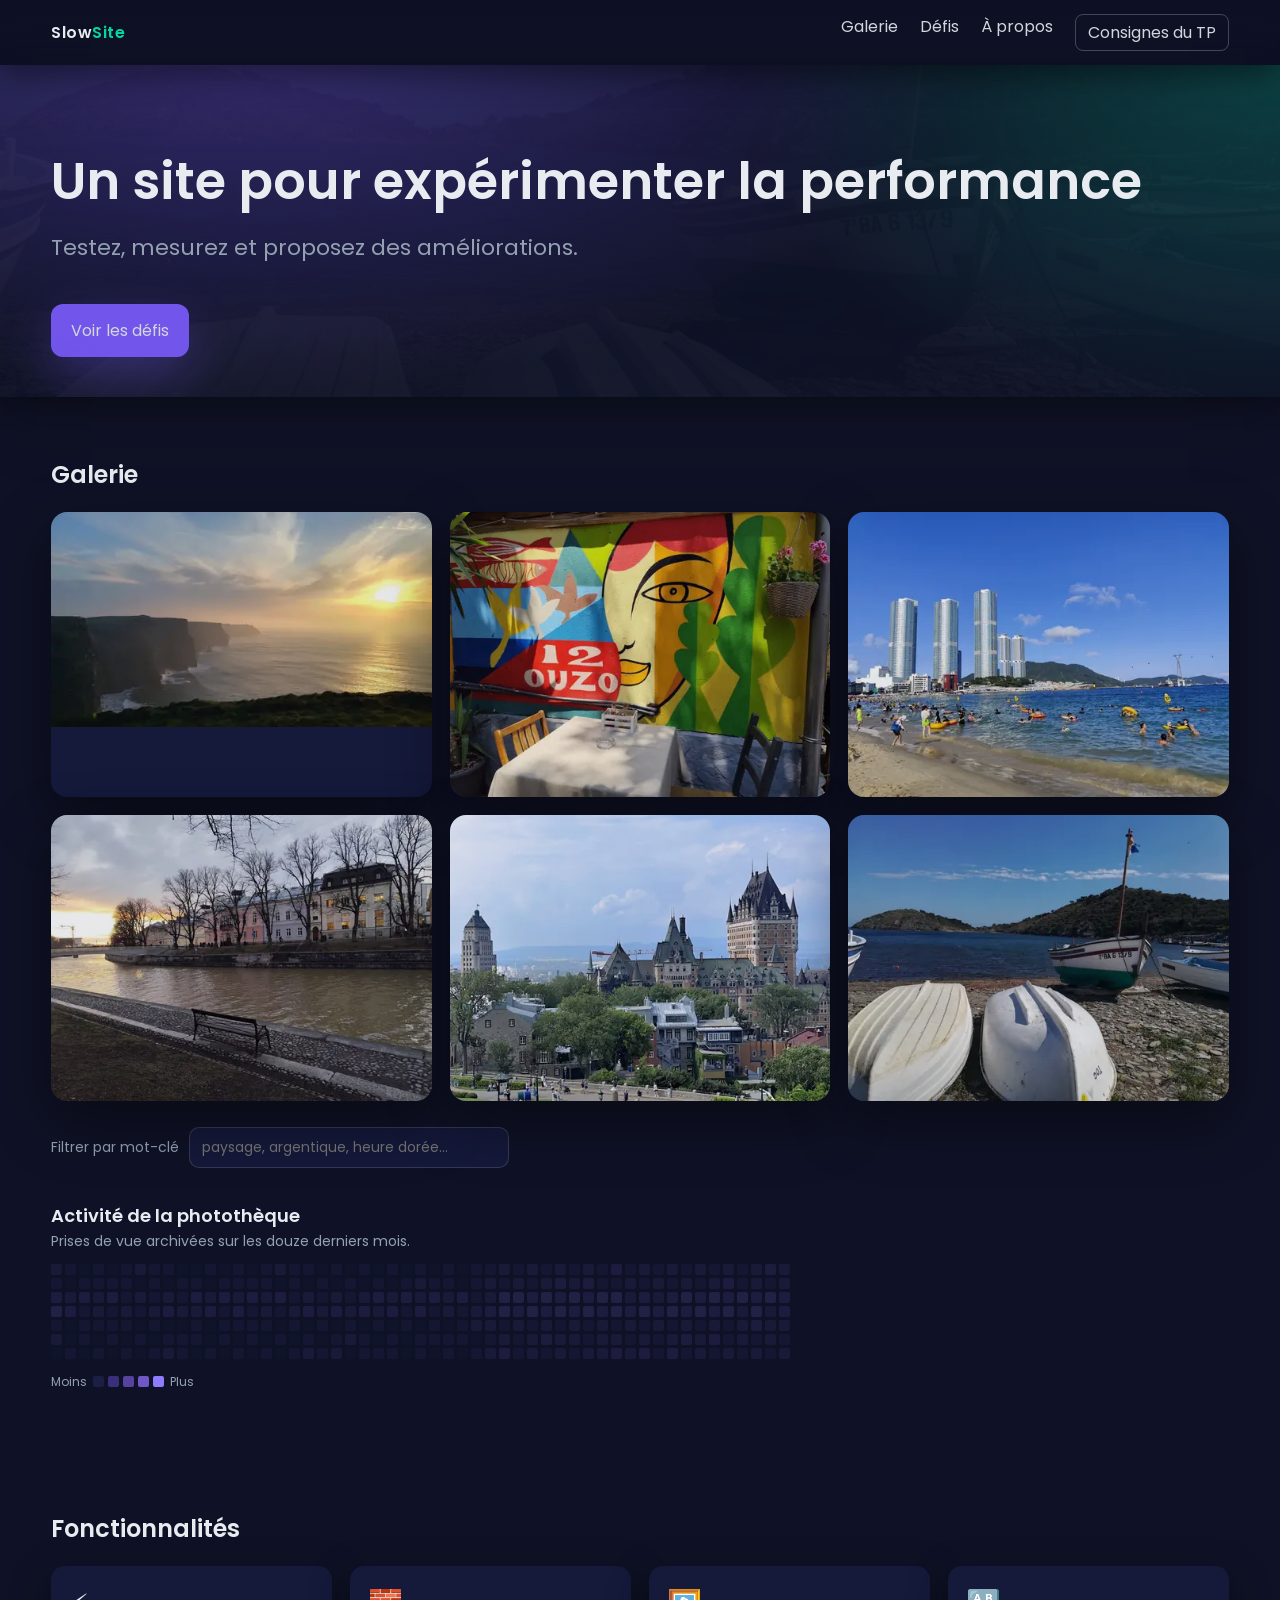
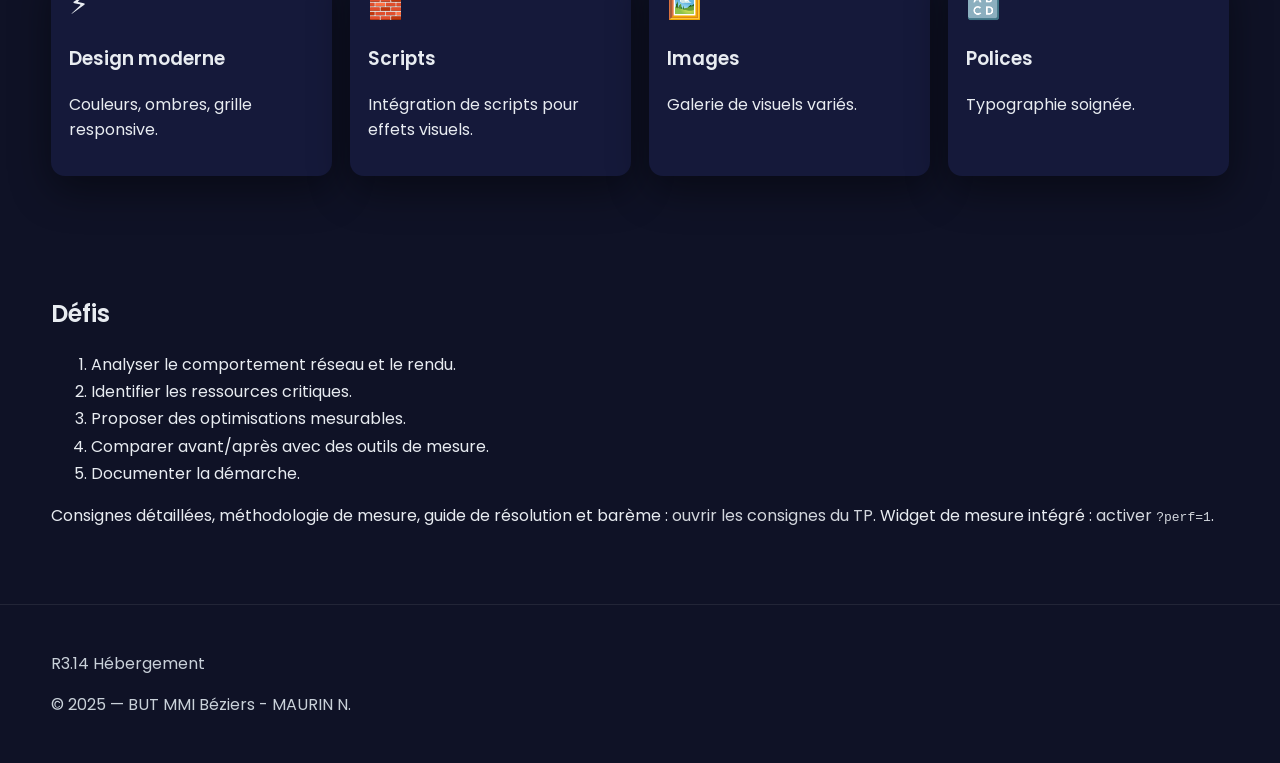
<file: index.html>
<!DOCTYPE html>
<html lang="fr">
  <head>
    <meta charset="utf-8" />
    <meta name="viewport" content="width=device-width, initial-scale=1" />
    <title>Site non optimisé...</title>

    <link rel="icon" type="image/svg+xml" href="img/favicon.svg" />
    <link rel="preload" as="font" type="font/woff2" href="fonts/poppins-400.woff2" crossorigin />
    <link rel="preload" as="font" type="font/woff2" href="fonts/poppins-600.woff2" crossorigin />

    <link rel="stylesheet" href="css/styles.css" />

    <script src="js/app.js" defer></script>
    <script src="js/analytics.js" defer></script>

    <!-- ===== Infrastructure du TP : hors exercice =====================
         Le bouton « Consignes » et sa fenêtre ne font pas partie du site à
         optimiser. Inutile de les analyser, les optimiser ou les supprimer.
         Volontairement en ligne : aucune requête supplémentaire, et rien ne
         casse quand vous réécrivez css/styles.css ou js/app.js.
         ================================================================ -->
    <style>
      .tp-link{border:1px solid rgba(255,255,255,.25);border-radius:8px;padding:5px 12px}
      .tp-link:hover{background:rgba(255,255,255,.08)}
      /* Cette entrée de menu supplémentaire fait déborder la barre sur petit
         écran : on autorise le retour à la ligne. */
      @media (max-width:640px){
        .menu{flex-wrap:wrap;justify-content:flex-end;gap:8px 14px}
      }
      #tp-modal{width:min(1000px,94vw);height:min(86vh,900px);padding:0;border:0;
        border-radius:14px;background:#0f1226;color:#E8ECF1;overflow:hidden}
      #tp-modal::backdrop{background:rgba(4,6,18,.72)}
      .tp-modal-bar{display:flex;align-items:center;justify-content:space-between;
        gap:12px;padding:10px 14px;border-bottom:1px solid rgba(255,255,255,.12);
        font:600 15px/1.3 system-ui,Segoe UI,Roboto,Arial,sans-serif}
      .tp-modal-bar button{background:transparent;color:#E8ECF1;cursor:pointer;
        border:1px solid rgba(255,255,255,.25);border-radius:8px;padding:5px 11px;font:inherit}
      .tp-modal-bar button:hover{background:rgba(255,255,255,.1)}
      #tp-modal iframe{display:block;width:100%;height:calc(100% - 45px);border:0}
    </style>
  </head>
  <body>
    <div class="topbar">
      <div class="container nav">
        <div class="logo">Slow<span>Site</span></div>
        <div class="menu">
          <a href="#galerie">Galerie</a>
          <a href="#defis">Défis</a>
          <a href="#apropos">À propos</a>
          <a class="tp-link js-consignes" href="consignes.html">Consignes du TP</a>
        </div>
      </div>
    </div>

    <div class="hero">
      <div class="container hero-inner">
        <div class="hero-text">
          <h1>Un site pour expérimenter la performance</h1>
          <p>Testez, mesurez et proposez des améliorations.</p>
          <a class="cta" href="#defis">Voir les défis</a>
        </div>
      </div>
    </div>

    <div id="galerie" class="section gallery">
      <div class="container">
        <h2>Galerie</h2>
        <div class="grid">
          <div class="card" data-mots="paysage montagne aube brume grand angle">
            <a href="img1.html">
              <picture>
                <source type="image/webp"
                        srcset="img/img1-480.webp 480w, img/img1-800.webp 800w, img/img1-1200.webp 1200w"
                        sizes="(max-width:560px) 92vw, (max-width:900px) 46vw, (max-width:1300px) 30vw, 388px" />
                <img src="img/img1-800.jpg" alt="Image 1" width="800" height="452" />
              </picture>
            </a>
          </div>
          <div class="card" data-mots="architecture ville façade contraste élevé">
            <a href="img2.html">
              <picture>
                <source type="image/webp"
                        srcset="img/img2-480.webp 480w, img/img2-800.webp 800w, img/img2-1200.webp 1200w"
                        sizes="(max-width:560px) 92vw, (max-width:900px) 46vw, (max-width:1300px) 30vw, 388px" />
                <img src="img/img2-800.jpg" alt="Image 2" width="800" height="600" />
              </picture>
            </a>
          </div>
          <div class="card" data-mots="portrait studio clair-obscur noir profond">
            <a href="img3.html">
              <picture>
                <source type="image/webp"
                        srcset="img/img3-480.webp 480w, img/img3-800.webp 800w, img/img3-1200.webp 1200w"
                        sizes="(max-width:560px) 92vw, (max-width:900px) 46vw, (max-width:1300px) 30vw, 388px" />
                <img src="img/img3-800.jpg" alt="Image 3" width="800" height="600" />
              </picture>
            </a>
          </div>
          <div class="card" data-mots="littoral falaise heure dorée pose longue">
            <a href="img4.html">
              <picture>
                <source type="image/webp"
                        srcset="img/img4-480.webp 480w, img/img4-800.webp 800w, img/img4-1200.webp 1200w"
                        sizes="(max-width:560px) 92vw, (max-width:900px) 46vw, (max-width:1300px) 30vw, 388px" />
                <img src="img/img4-800.jpg" alt="Image 4" width="800" height="600" loading="lazy" decoding="async" />
              </picture>
            </a>
          </div>
          <div class="card" data-mots="photo de rue ruelle silhouette monochrome">
            <a href="img5.html">
              <picture>
                <source type="image/webp"
                        srcset="img/img5-480.webp 480w, img/img5-800.webp 800w, img/img5-1200.webp 1200w"
                        sizes="(max-width:560px) 92vw, (max-width:900px) 46vw, (max-width:1300px) 30vw, 388px" />
                <img src="img/img5-800.jpg" alt="Image 5" width="800" height="600" loading="lazy" decoding="async" />
              </picture>
            </a>
          </div>
          <div class="card" data-mots="forêt sentier lumière rasante macro">
            <a href="img6.html">
              <picture>
                <source type="image/webp"
                        srcset="img/img6-480.webp 480w, img/img6-800.webp 800w, img/img6-1200.webp 1200w"
                        sizes="(max-width:560px) 92vw, (max-width:900px) 46vw, (max-width:1300px) 30vw, 388px" />
                <img src="img/img6-800.jpg" alt="Image 6" width="800" height="600" loading="lazy" decoding="async" />
              </picture>
            </a>
          </div>
        </div>
        <div class="gallery-filter">
          <label for="q">Filtrer par mot-clé</label>
          <input id="q" type="search" list="motscles" autocomplete="off"
                 placeholder="paysage, argentique, heure dorée…" />
          <datalist id="motscles"></datalist>
          <p id="filter-info" class="filter-info"></p>
        </div>

        <div class="activity">
          <h3 class="activity-title">Activité de la photothèque</h3>
          <p class="activity-sub">Prises de vue archivées sur les douze derniers mois.</p>
          <div class="activity-scroll">
            <div id="calendrier" class="calendar"></div>
          </div>
          <p class="activity-legend">
            <span>Moins</span>
            <i class="lvl lvl-0"></i><i class="lvl lvl-1"></i><i class="lvl lvl-2"></i><i class="lvl lvl-3"></i><i class="lvl lvl-4"></i>
            <span>Plus</span>
          </p>
        </div>
      </div>
    </div>

    <div id="apropos" class="section features">
      <div class="container">
        <h2>Fonctionnalités</h2>
        <div class="features-grid">
          <div class="feature">
            <div class="icon">⚡</div>
            <h3>Design moderne</h3>
            <p>Couleurs, ombres, grille responsive.</p>
          </div>
          <div class="feature">
            <div class="icon">🧱</div>
            <h3>Scripts</h3>
            <p>Intégration de scripts pour effets visuels.</p>
          </div>
          <div class="feature">
            <div class="icon">🖼️</div>
            <h3>Images</h3>
            <p>Galerie de visuels variés.</p>
          </div>
          <div class="feature">
            <div class="icon">🔠</div>
            <h3>Polices</h3>
            <p>Typographie soignée.</p>
          </div>
        </div>
      </div>
    </div>

    <div id="defis" class="section challenges">
      <div class="container">
        <h2>Défis</h2>
        <ol>
          <li>Analyser le comportement réseau et le rendu.</li>
          <li>Identifier les ressources critiques.</li>
          <li>Proposer des optimisations mesurables.</li>
          <li>Comparer avant/après avec des outils de mesure.</li>
          <li>Documenter la démarche.</li>
        </ol>
        <p>
          Consignes détaillées, méthodologie de mesure, guide de résolution et
          barème : <a class="js-consignes" href="consignes.html">ouvrir les
          consignes du TP</a>. Widget de mesure intégré :
          <a href="?perf=1">activer <code>?perf=1</code></a>.
        </p>
      </div>
    </div>

    <div class="footer">
      <div class="container">
        <p>R3.14 Hébergement</p>
        <p>© 2025 — BUT MMI Béziers - MAURIN N.</p>
      </div>
    </div>

    <!-- ===== Infrastructure du TP : hors exercice ===================== -->
    <dialog id="tp-modal" aria-labelledby="tp-modal-titre">
      <div class="tp-modal-bar">
        <span id="tp-modal-titre">Consignes du TP</span>
        <span>
          <a class="tp-link" href="consignes.html" target="_blank" rel="noopener">Ouvrir dans un onglet</a>
          <button type="button" data-tp-close>Fermer</button>
        </span>
      </div>
      <iframe title="Consignes du TP" data-src="consignes.html"></iframe>
    </dialog>

    <script>
      /* Ouvre les consignes en fenêtre modale. Sans JavaScript, ou si
         <dialog> n'est pas supporté, les liens naviguent normalement vers
         consignes.html : le contenu reste accessible dans tous les cas.
         L'iframe n'est chargée qu'à la première ouverture, pour ne rien
         ajouter au chargement de la page mesurée. */
      (function () {
        var modal = document.getElementById('tp-modal');
        var liens = document.querySelectorAll('.js-consignes');
        if (!modal || !liens.length || typeof modal.showModal !== 'function') return;

        var frame = modal.querySelector('iframe');
        for (var i = 0; i < liens.length; i++) {
          liens[i].addEventListener('click', function (e) {
            e.preventDefault();
            if (!frame.getAttribute('src')) {
              frame.setAttribute('src', frame.dataset.src);
            }
            modal.showModal();
          });
        }
        modal.querySelector('[data-tp-close]').addEventListener('click', function () {
          modal.close();
        });
        // Échap ne remonte pas d'une iframe vers le <dialog> parent : on
        // écoute donc aussi dans le document embarqué (même origine).
        frame.addEventListener('load', function () {
          try {
            frame.contentDocument.addEventListener('keydown', function (e) {
              if (e.key === 'Escape') modal.close();
            });
          } catch (err) { /* origine différente : la touche Échap n'agira pas */ }
        });
        // Clic sur le fond sombre : la cible est alors le <dialog> lui-même.
        modal.addEventListener('click', function (e) {
          if (e.target === modal) modal.close();
        });
      })();
      /* ================================================================ */

      if (new URLSearchParams(location.search).has('perf')) {
        var s = document.createElement('script');
        s.src = 'js/metrics.js';
        s.defer = true;
        document.head.appendChild(s);
      }
    </script>
  </body>
</html>
</file>
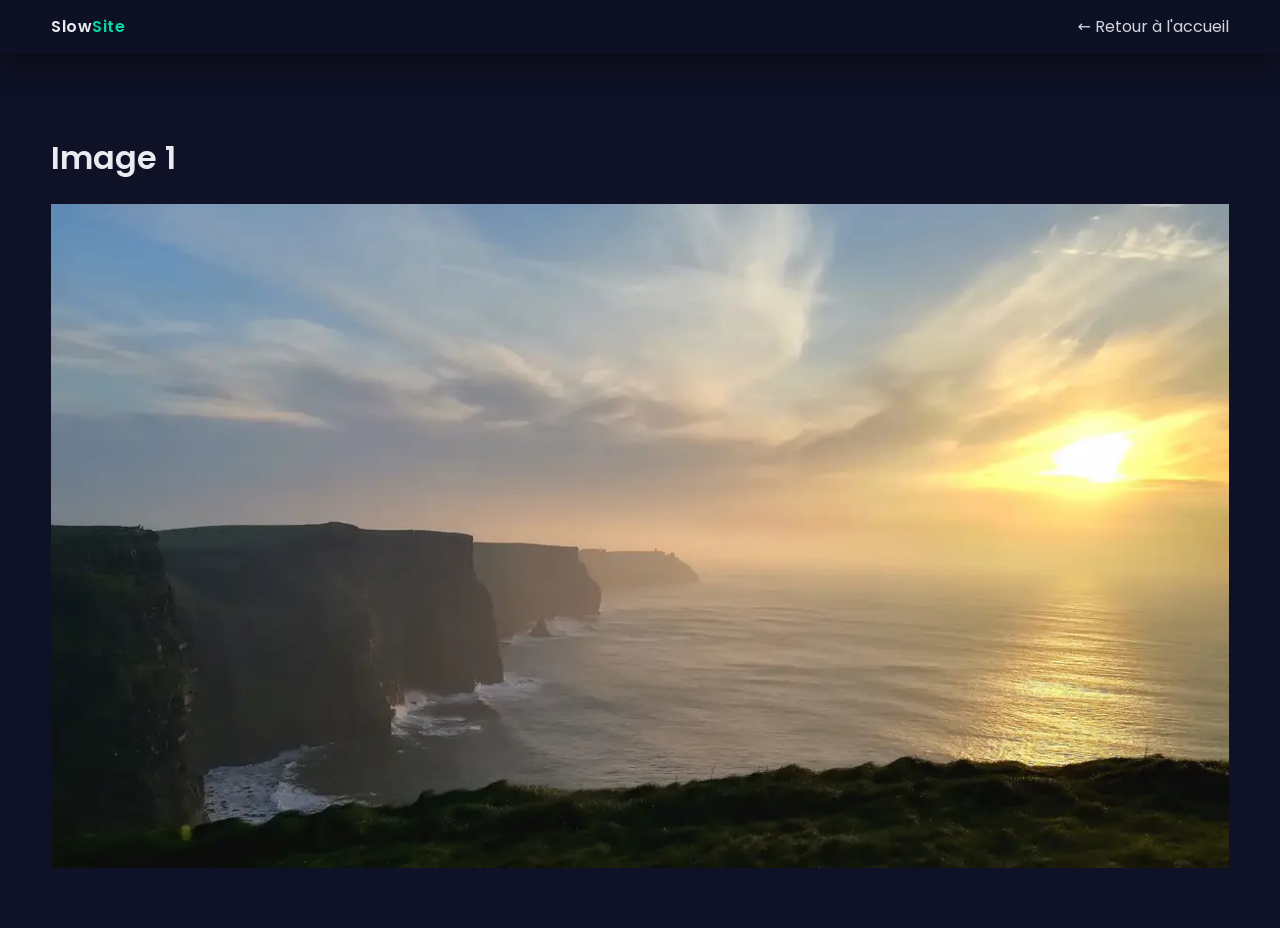
<file: img1.html>
<!DOCTYPE html>
<html lang="fr">
<head>
  <meta charset="utf-8" />
  <meta name="viewport" content="width=device-width, initial-scale=1" />
  <title>Image 1</title>
  <link rel="icon" type="image/svg+xml" href="img/favicon.svg">
  <link rel="stylesheet" href="css/styles.css">
  <script src="js/app.js" defer></script>
</head>
<body>
  <div class="topbar"><div class="container nav"><div class="logo">Slow<span>Site</span></div><div class="menu"><a href="index.html">← Retour à l'accueil</a></div></div></div>
  <div class="section image-page"><div class="container">
    <h1>Image 1</h1>
    <div class="image-wrapper">
      <picture>
        <source type="image/webp"
                srcset="img/img1-800.webp 800w, img/img1-1200.webp 1200w, img/img1-1600.webp 1600w"
                sizes="min(1200px, 92vw)">
        <img src="img/img1-1600.jpg" alt="Image 1" width="1600" height="903" fetchpriority="high">
      </picture>
    </div>
  </div></div>
  <script>
    if (new URLSearchParams(location.search).has('perf')) {
      var s = document.createElement('script');
      s.src = 'js/metrics.js'; s.defer = true; document.head.appendChild(s);
    }
  </script>
</body>
</html>
</file>
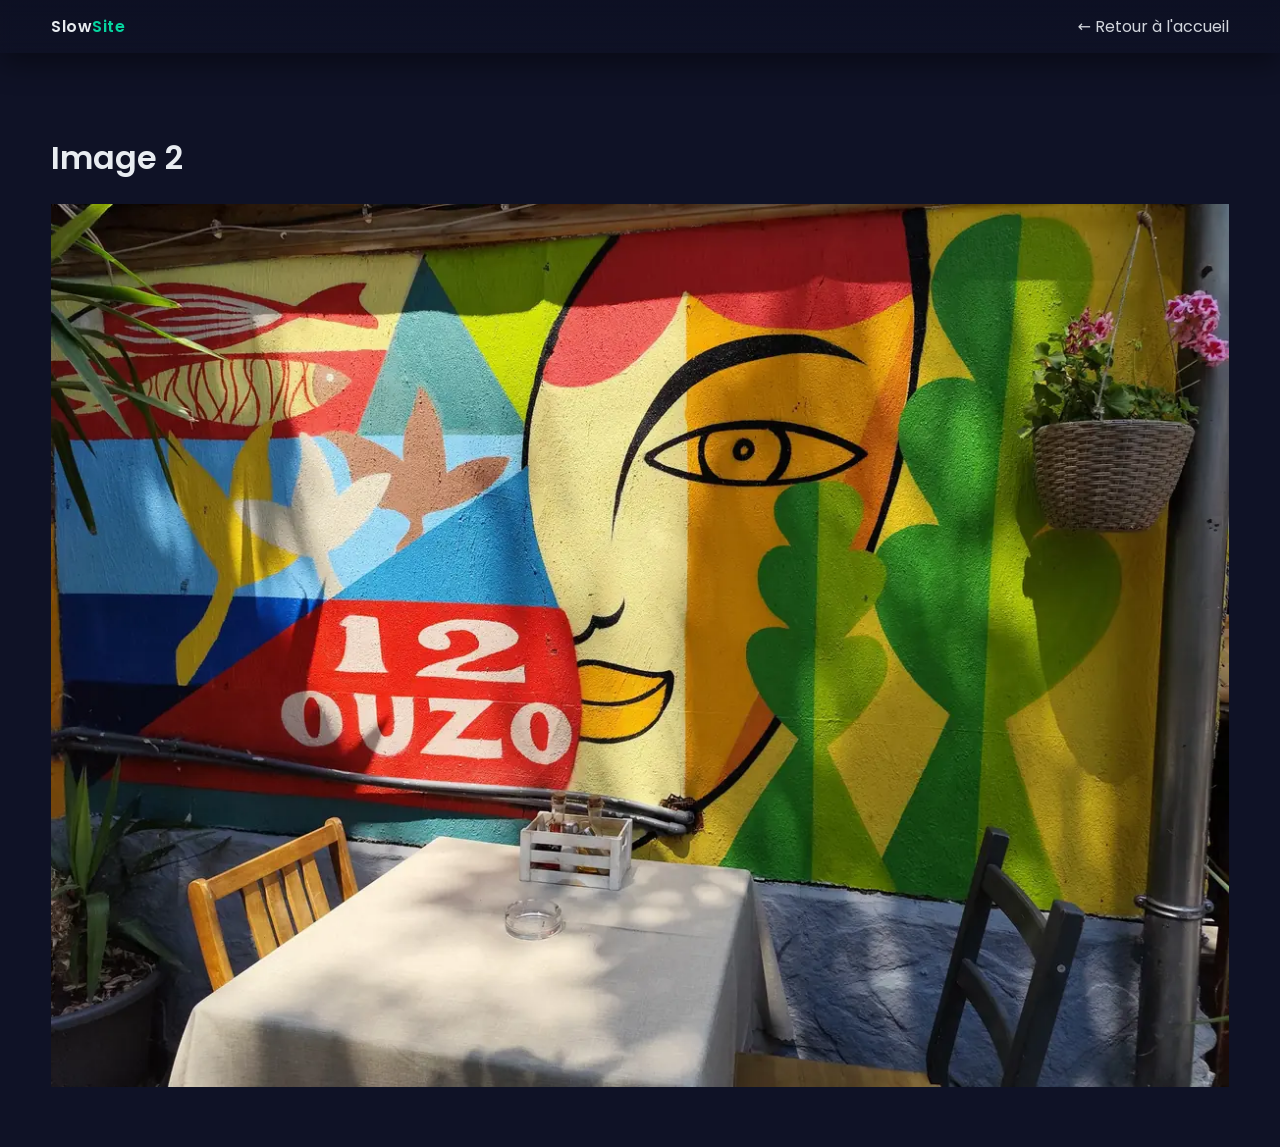
<file: img2.html>
<!DOCTYPE html>
<html lang="fr">
<head>
  <meta charset="utf-8" />
  <meta name="viewport" content="width=device-width, initial-scale=1" />
  <title>Image 2</title>
  <link rel="icon" type="image/svg+xml" href="img/favicon.svg">
  <link rel="stylesheet" href="css/styles.css">
  <script src="js/app.js" defer></script>
</head>
<body>
  <div class="topbar"><div class="container nav"><div class="logo">Slow<span>Site</span></div><div class="menu"><a href="index.html">← Retour à l'accueil</a></div></div></div>
  <div class="section image-page"><div class="container">
    <h1>Image 2</h1>
    <div class="image-wrapper">
      <picture>
        <source type="image/webp"
                srcset="img/img2-800.webp 800w, img/img2-1200.webp 1200w, img/img2-1600.webp 1600w"
                sizes="min(1200px, 92vw)">
        <img src="img/img2-1600.jpg" alt="Image 2" width="1600" height="1200" fetchpriority="high">
      </picture>
    </div>
  </div></div>
  <script>
    if (new URLSearchParams(location.search).has('perf')) {
      var s = document.createElement('script');
      s.src = 'js/metrics.js'; s.defer = true; document.head.appendChild(s);
    }
  </script>
</body>
</html>
</file>
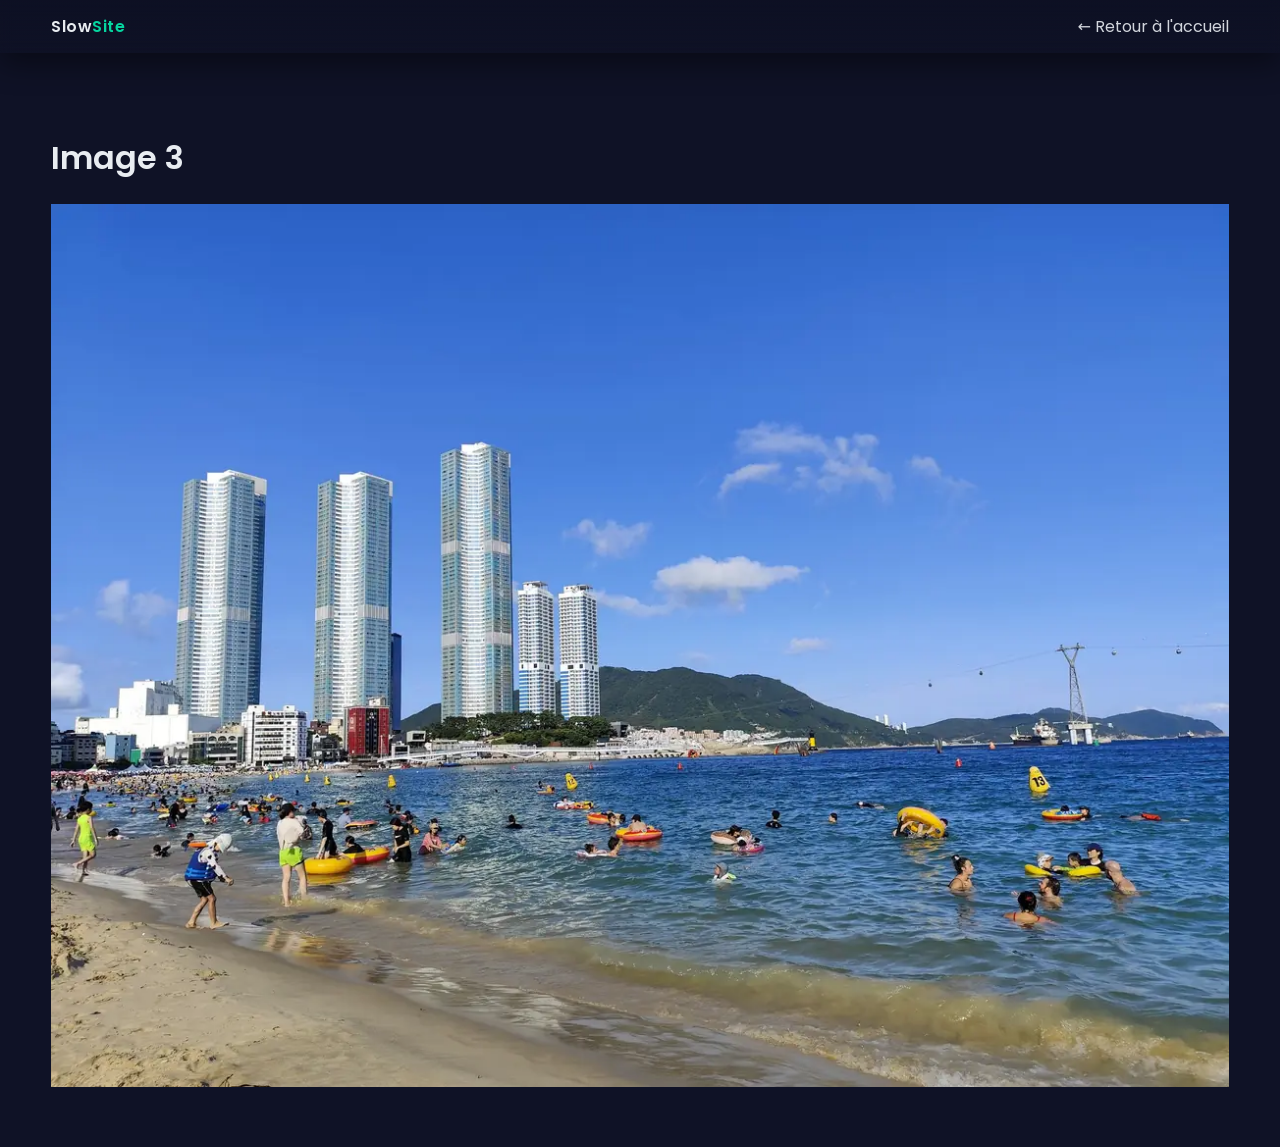
<file: img3.html>
<!DOCTYPE html>
<html lang="fr">
<head>
  <meta charset="utf-8" />
  <meta name="viewport" content="width=device-width, initial-scale=1" />
  <title>Image 3</title>
  <link rel="icon" type="image/svg+xml" href="img/favicon.svg">
  <link rel="stylesheet" href="css/styles.css">
  <script src="js/app.js" defer></script>
</head>
<body>
  <div class="topbar"><div class="container nav"><div class="logo">Slow<span>Site</span></div><div class="menu"><a href="index.html">← Retour à l'accueil</a></div></div></div>
  <div class="section image-page"><div class="container">
    <h1>Image 3</h1>
    <div class="image-wrapper">
      <picture>
        <source type="image/webp"
                srcset="img/img3-800.webp 800w, img/img3-1200.webp 1200w, img/img3-1600.webp 1600w"
                sizes="min(1200px, 92vw)">
        <img src="img/img3-1600.jpg" alt="Image 3" width="1600" height="1200" fetchpriority="high">
      </picture>
    </div>
  </div></div>
  <script>
    if (new URLSearchParams(location.search).has('perf')) {
      var s = document.createElement('script');
      s.src = 'js/metrics.js'; s.defer = true; document.head.appendChild(s);
    }
  </script>
</body>
</html>
</file>
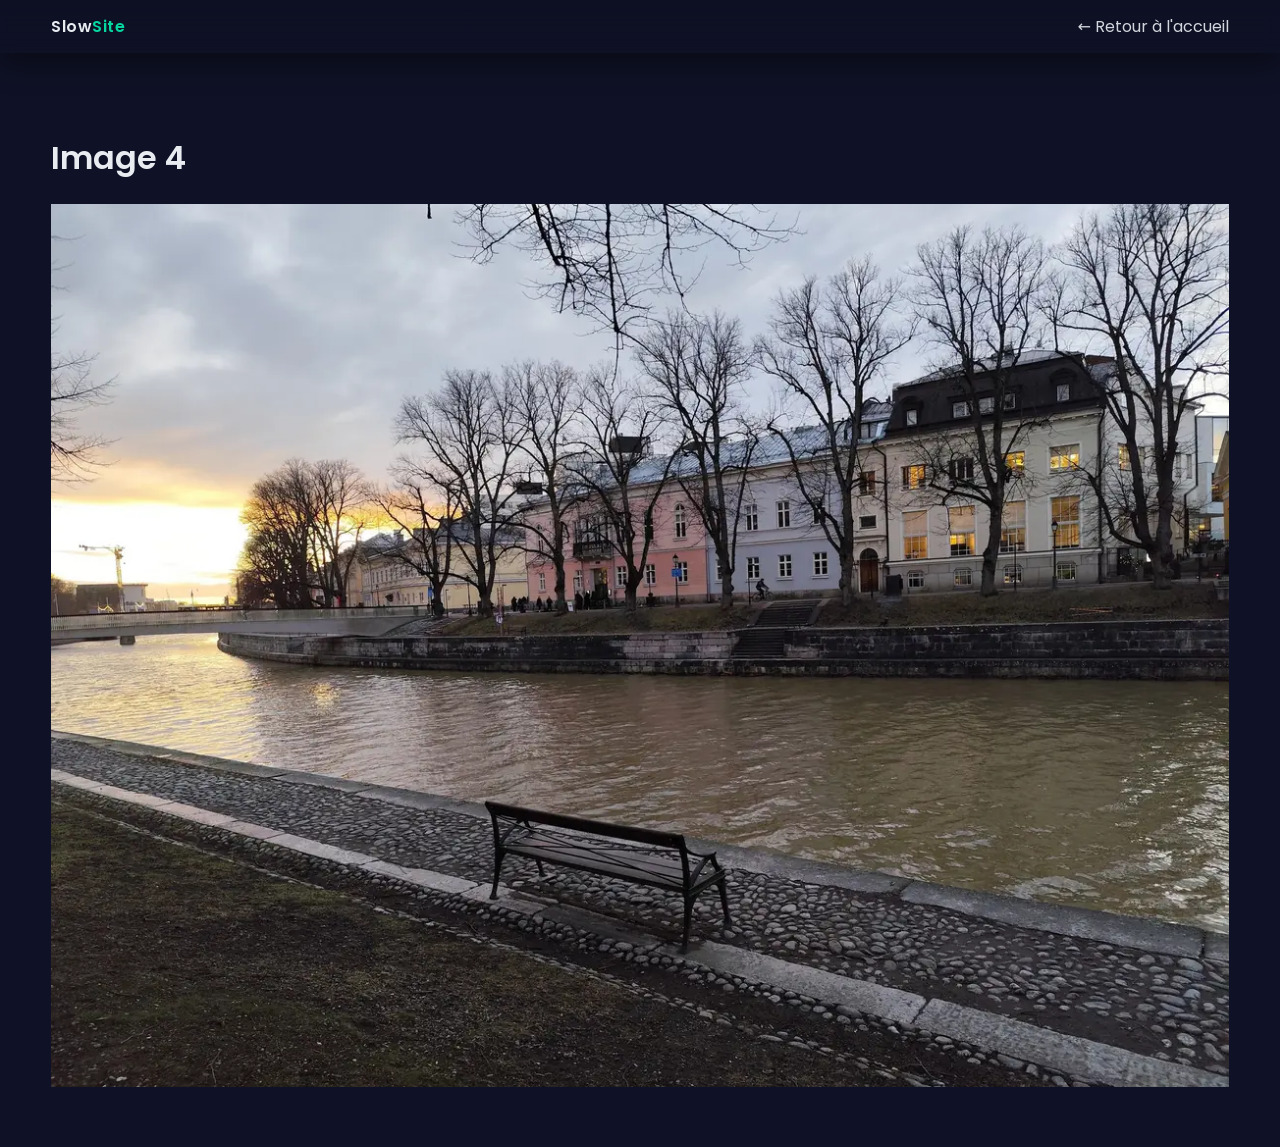
<file: img4.html>
<!DOCTYPE html>
<html lang="fr">
<head>
  <meta charset="utf-8" />
  <meta name="viewport" content="width=device-width, initial-scale=1" />
  <title>Image 4</title>
  <link rel="icon" type="image/svg+xml" href="img/favicon.svg">
  <link rel="stylesheet" href="css/styles.css">
  <script src="js/app.js" defer></script>
</head>
<body>
  <div class="topbar"><div class="container nav"><div class="logo">Slow<span>Site</span></div><div class="menu"><a href="index.html">← Retour à l'accueil</a></div></div></div>
  <div class="section image-page"><div class="container">
    <h1>Image 4</h1>
    <div class="image-wrapper">
      <picture>
        <source type="image/webp"
                srcset="img/img4-800.webp 800w, img/img4-1200.webp 1200w, img/img4-1600.webp 1600w"
                sizes="min(1200px, 92vw)">
        <img src="img/img4-1600.jpg" alt="Image 4" width="1600" height="1200" fetchpriority="high">
      </picture>
    </div>
  </div></div>
  <script>
    if (new URLSearchParams(location.search).has('perf')) {
      var s = document.createElement('script');
      s.src = 'js/metrics.js'; s.defer = true; document.head.appendChild(s);
    }
  </script>
</body>
</html>
</file>
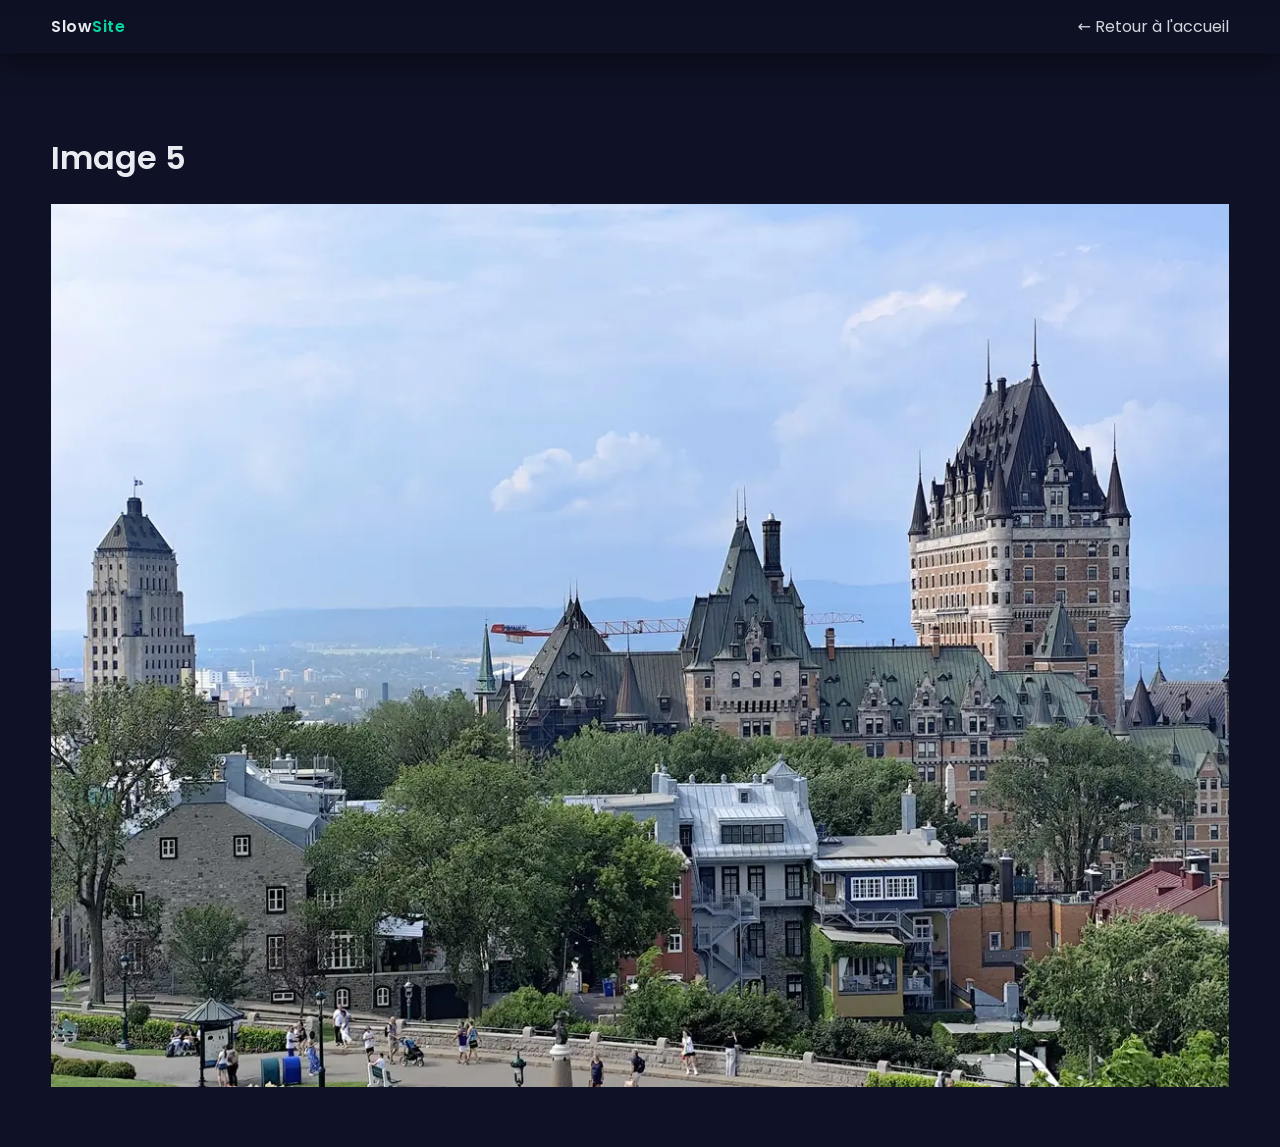
<file: img5.html>
<!DOCTYPE html>
<html lang="fr">
<head>
  <meta charset="utf-8" />
  <meta name="viewport" content="width=device-width, initial-scale=1" />
  <title>Image 5</title>
  <link rel="icon" type="image/svg+xml" href="img/favicon.svg">
  <link rel="stylesheet" href="css/styles.css">
  <script src="js/app.js" defer></script>
</head>
<body>
  <div class="topbar"><div class="container nav"><div class="logo">Slow<span>Site</span></div><div class="menu"><a href="index.html">← Retour à l'accueil</a></div></div></div>
  <div class="section image-page"><div class="container">
    <h1>Image 5</h1>
    <div class="image-wrapper">
      <picture>
        <source type="image/webp"
                srcset="img/img5-800.webp 800w, img/img5-1200.webp 1200w, img/img5-1600.webp 1600w"
                sizes="min(1200px, 92vw)">
        <img src="img/img5-1600.jpg" alt="Image 5" width="1600" height="1200" fetchpriority="high">
      </picture>
    </div>
  </div></div>
  <script>
    if (new URLSearchParams(location.search).has('perf')) {
      var s = document.createElement('script');
      s.src = 'js/metrics.js'; s.defer = true; document.head.appendChild(s);
    }
  </script>
</body>
</html>
</file>
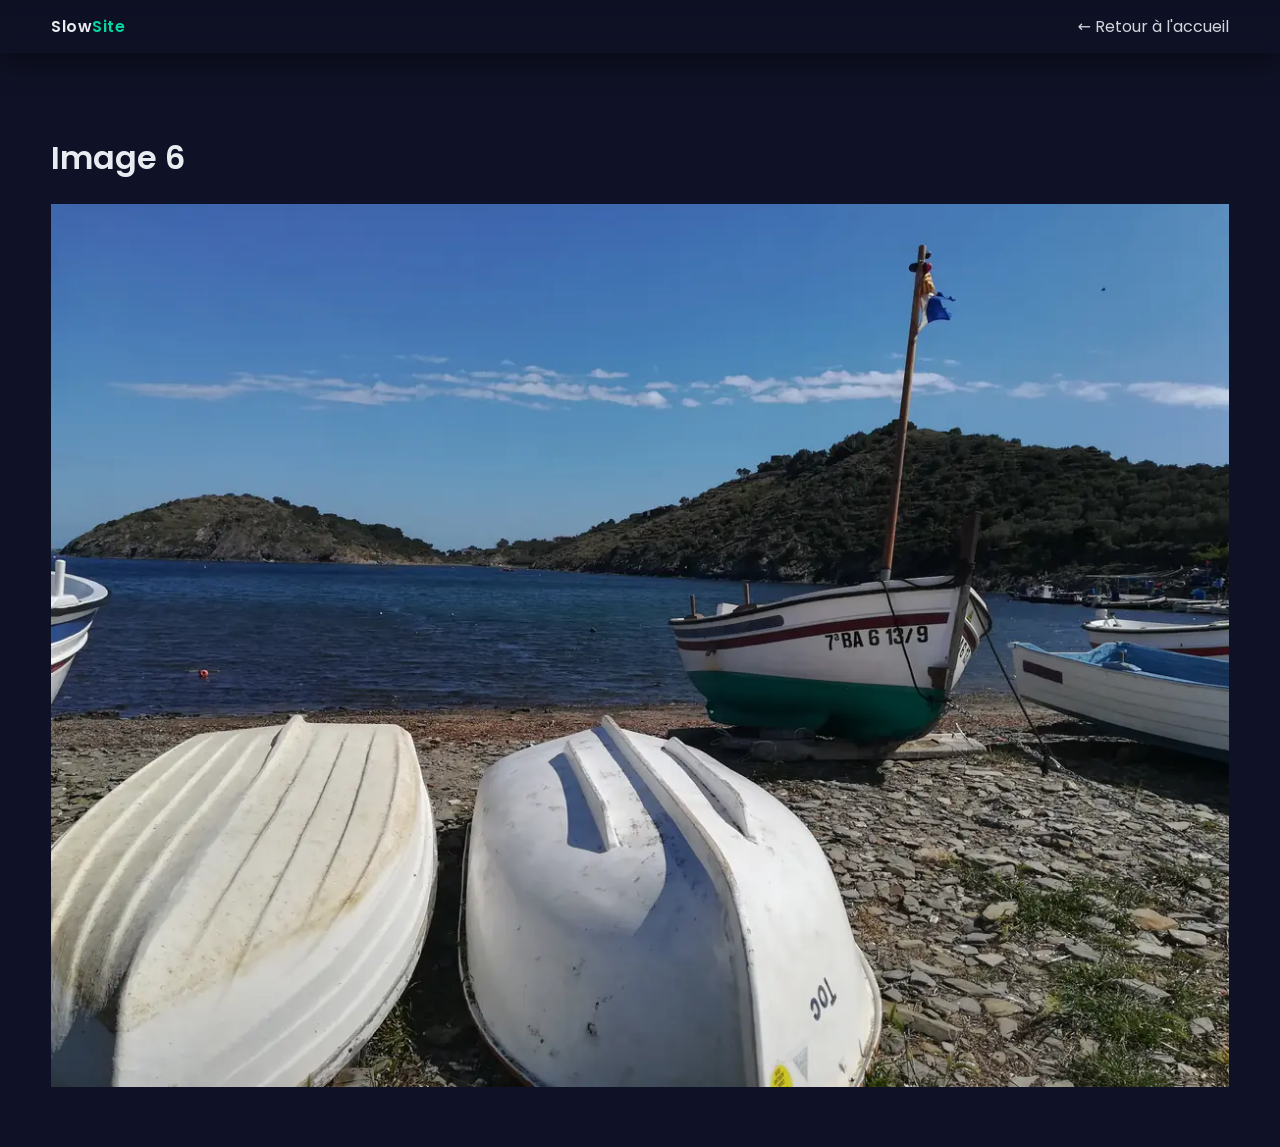
<file: img6.html>
<!DOCTYPE html>
<html lang="fr">
<head>
  <meta charset="utf-8" />
  <meta name="viewport" content="width=device-width, initial-scale=1" />
  <title>Image 6</title>
  <link rel="icon" type="image/svg+xml" href="img/favicon.svg">
  <link rel="stylesheet" href="css/styles.css">
  <script src="js/app.js" defer></script>
</head>
<body>
  <div class="topbar"><div class="container nav"><div class="logo">Slow<span>Site</span></div><div class="menu"><a href="index.html">← Retour à l'accueil</a></div></div></div>
  <div class="section image-page"><div class="container">
    <h1>Image 6</h1>
    <div class="image-wrapper">
      <picture>
        <source type="image/webp"
                srcset="img/img6-800.webp 800w, img/img6-1200.webp 1200w, img/img6-1600.webp 1600w"
                sizes="min(1200px, 92vw)">
        <img src="img/img6-1600.jpg" alt="Image 6" width="1600" height="1200" fetchpriority="high">
      </picture>
    </div>
  </div></div>
  <script>
    if (new URLSearchParams(location.search).has('perf')) {
      var s = document.createElement('script');
      s.src = 'js/metrics.js'; s.defer = true; document.head.appendChild(s);
    }
  </script>
</body>
</html>
</file>
<file: css/styles.css>
/* Poppins hebergee avec le site (sous-ensemble latin, 400 et 600 : les seules graisses utilisees) */
@font-face{font-family:"Poppins";font-style:normal;font-weight:400;font-display:swap;src:url("../fonts/poppins-400.woff2") format("woff2");unicode-range:U+0000-00FF, U+0131, U+0152-0153, U+02BB-02BC, U+02C6, U+02DA, U+02DC, U+0304, U+0308, U+0329, U+2000-206F, U+20AC, U+2122, U+2191, U+2193, U+2212, U+2215, U+FEFF, U+FFFD}
@font-face{font-family:"Poppins";font-style:normal;font-weight:600;font-display:swap;src:url("../fonts/poppins-600.woff2") format("woff2");unicode-range:U+0000-00FF, U+0131, U+0152-0153, U+02BB-02BC, U+02C6, U+02DA, U+02DC, U+0304, U+0308, U+0329, U+2000-206F, U+20AC, U+2122, U+2191, U+2193, U+2212, U+2215, U+FEFF, U+FFFD}
/* Texture du bandeau (reprise de l'ancien theme-legacy.css) */
.hero{position:relative;overflow:hidden}
.hero::before{content:"";position:absolute;inset:0;background:url("../img/hero-bg.webp") center / cover no-repeat;opacity:.04;pointer-events:none}
.hero-inner{position:relative;z-index:1}
/* Ombres en trois couches (reprise de l'ancien extra.css).
   Placees avant le reste : seule .hero les garde, .card/.feature/.cta
   ont leur propre box-shadow plus bas, comme avant. */
.hero, .card, .feature, .cta{box-shadow:0 2px 4px rgba(0,0,0,.14),0 8px 24px rgba(0,0,0,.22),0 24px 60px rgba(0,0,0,.18)}
:root{--bg:#0f1226;--fg:#E8ECF1;--muted:#93A1B1;--primary:#7C5CFF;--accent:#06D6A0;--card:#15193A;--shadow:rgba(0,0,0,0.45)}
*{box-sizing:border-box}
html,body{margin:0;padding:0;background:var(--bg);color:var(--fg);font-family:'Poppins',system-ui,Segoe UI,Roboto,Arial,sans-serif}
.container{width:min(1200px,92%);margin:0 auto}
a{color:var(--fg);text-decoration:none;opacity:.9}a:hover{opacity:1}
.topbar{position:sticky;top:0;backdrop-filter:blur(6px);background:linear-gradient(180deg,rgba(13,16,35,.8),rgba(13,16,35,.2));z-index:10;box-shadow:0 10px 30px var(--shadow)}
.nav{display:flex;align-items:center;justify-content:space-between;padding:14px 0}
.logo{font-weight:700;letter-spacing:.5px}.logo span{color:var(--accent)}.menu{display:flex;gap:22px}
.hero{padding:90px 0 40px;background:radial-gradient(1200px 600px at 20% -10%, rgba(124,92,255,.35), transparent 60%), radial-gradient(900px 600px at 100% 0%, rgba(6,214,160,.25), transparent 60%)}
.hero-inner{display:grid;grid-template-columns:1fr;gap:28px}
.hero h1{font-size:clamp(28px,4vw,56px);line-height:1.05;margin:0 0 10px}
.hero p{font-size:clamp(16px,1.8vw,22px);color:var(--muted)}
.highlight{color:var(--accent)}
.cta{display:inline-block;margin-top:18px;background:var(--primary);padding:14px 20px;border-radius:12px;box-shadow:0 20px 50px rgba(124,92,255,.35);transition:transform .2s ease, box-shadow .2s ease}
.cta:hover{transform:translateY(-2px);box-shadow:0 28px 60px rgba(124,92,255,.45)}
.section{padding:60px 0}.section h2{margin:0 0 20px}
.gallery .grid{display:grid;grid-template-columns:repeat(3,1fr);gap:18px}
.card{background:var(--card);border-radius:16px;overflow:hidden;box-shadow:0 20px 60px var(--shadow)}
.card picture{display:block}
.card img{display:block;width:100%;height:auto;opacity:0;transition:opacity .6s ease}
.card img.loaded{opacity:1}
.features-grid{display:grid;grid-template-columns:repeat(4,1fr);gap:18px}
.feature{background:var(--card);padding:18px;border-radius:14px;box-shadow:0 14px 40px var(--shadow)}
.feature .icon{font-size:28px}
.challenges ol{line-height:1.7}
.footer{padding:30px 0;border-top:1px solid rgba(255,255,255,.08);color:#c9d1d9}
@media (max-width:900px){.features-grid{grid-template-columns:repeat(2,1fr)}.gallery .grid{grid-template-columns:repeat(2,1fr)}}
@media (max-width:560px){.features-grid{grid-template-columns:1fr}.gallery .grid{grid-template-columns:1fr}}

/* --- Filtrage de la galerie --- */
.gallery-filter{display:flex;align-items:center;flex-wrap:wrap;gap:10px;margin-top:26px}
.gallery-filter label{color:var(--muted);font-size:14px}
.gallery-filter input{background:var(--card);color:var(--fg);border:1px solid rgba(255,255,255,.14);
  border-radius:10px;padding:9px 12px;min-width:min(320px,100%);font:inherit;font-size:14px}
.gallery-filter input:focus{outline:2px solid var(--primary);outline-offset:1px}
.filter-info{margin:0;color:var(--muted);font-size:13px}
.card{transform:translateY(24px);transition:transform .35s ease}
.card.visible{transform:translateY(0)}

/* --- Calendrier d'activité --- */
.activity{margin-top:34px}
.activity-title{margin:0 0 2px;font-size:18px}
.activity-sub{margin:0 0 12px;color:var(--muted);font-size:14px}
.activity-scroll{overflow-x:auto;padding-bottom:4px}
.calendar{display:grid;grid-auto-flow:column;grid-template-rows:repeat(7,11px);
  grid-auto-columns:11px;gap:3px;width:max-content}
.cal-day{border-radius:2px;background:var(--lvl0);transition:opacity .25s linear}
/* Rampe séquentielle à teinte unique, du plus sombre au plus clair. */
:root{--lvl0:#1b1f44;--lvl1:#3a2f7a;--lvl2:#55439f;--lvl3:#6f57c6;--lvl4:#8f7bff}
.cal-day[data-n="1"]{background:var(--lvl1)}
.cal-day[data-n="2"]{background:var(--lvl2)}
.cal-day[data-n="3"]{background:var(--lvl3)}
.cal-day[data-n="4"]{background:var(--lvl4)}
.activity-legend{display:flex;align-items:center;gap:4px;margin:10px 0 0;
  color:var(--muted);font-size:12px}
.activity-legend .lvl{width:11px;height:11px;border-radius:2px;display:inline-block}
.activity-legend .lvl-0{background:var(--lvl0)}.activity-legend .lvl-1{background:var(--lvl1)}
.activity-legend .lvl-2{background:var(--lvl2)}.activity-legend .lvl-3{background:var(--lvl3)}
.activity-legend .lvl-4{background:var(--lvl4)}
.activity-legend span:first-child{margin-right:2px}
.activity-legend span:last-child{margin-left:2px}

/* --- Pages image --- */
.image-wrapper img{display:block;max-width:100%;height:auto}
</file>
